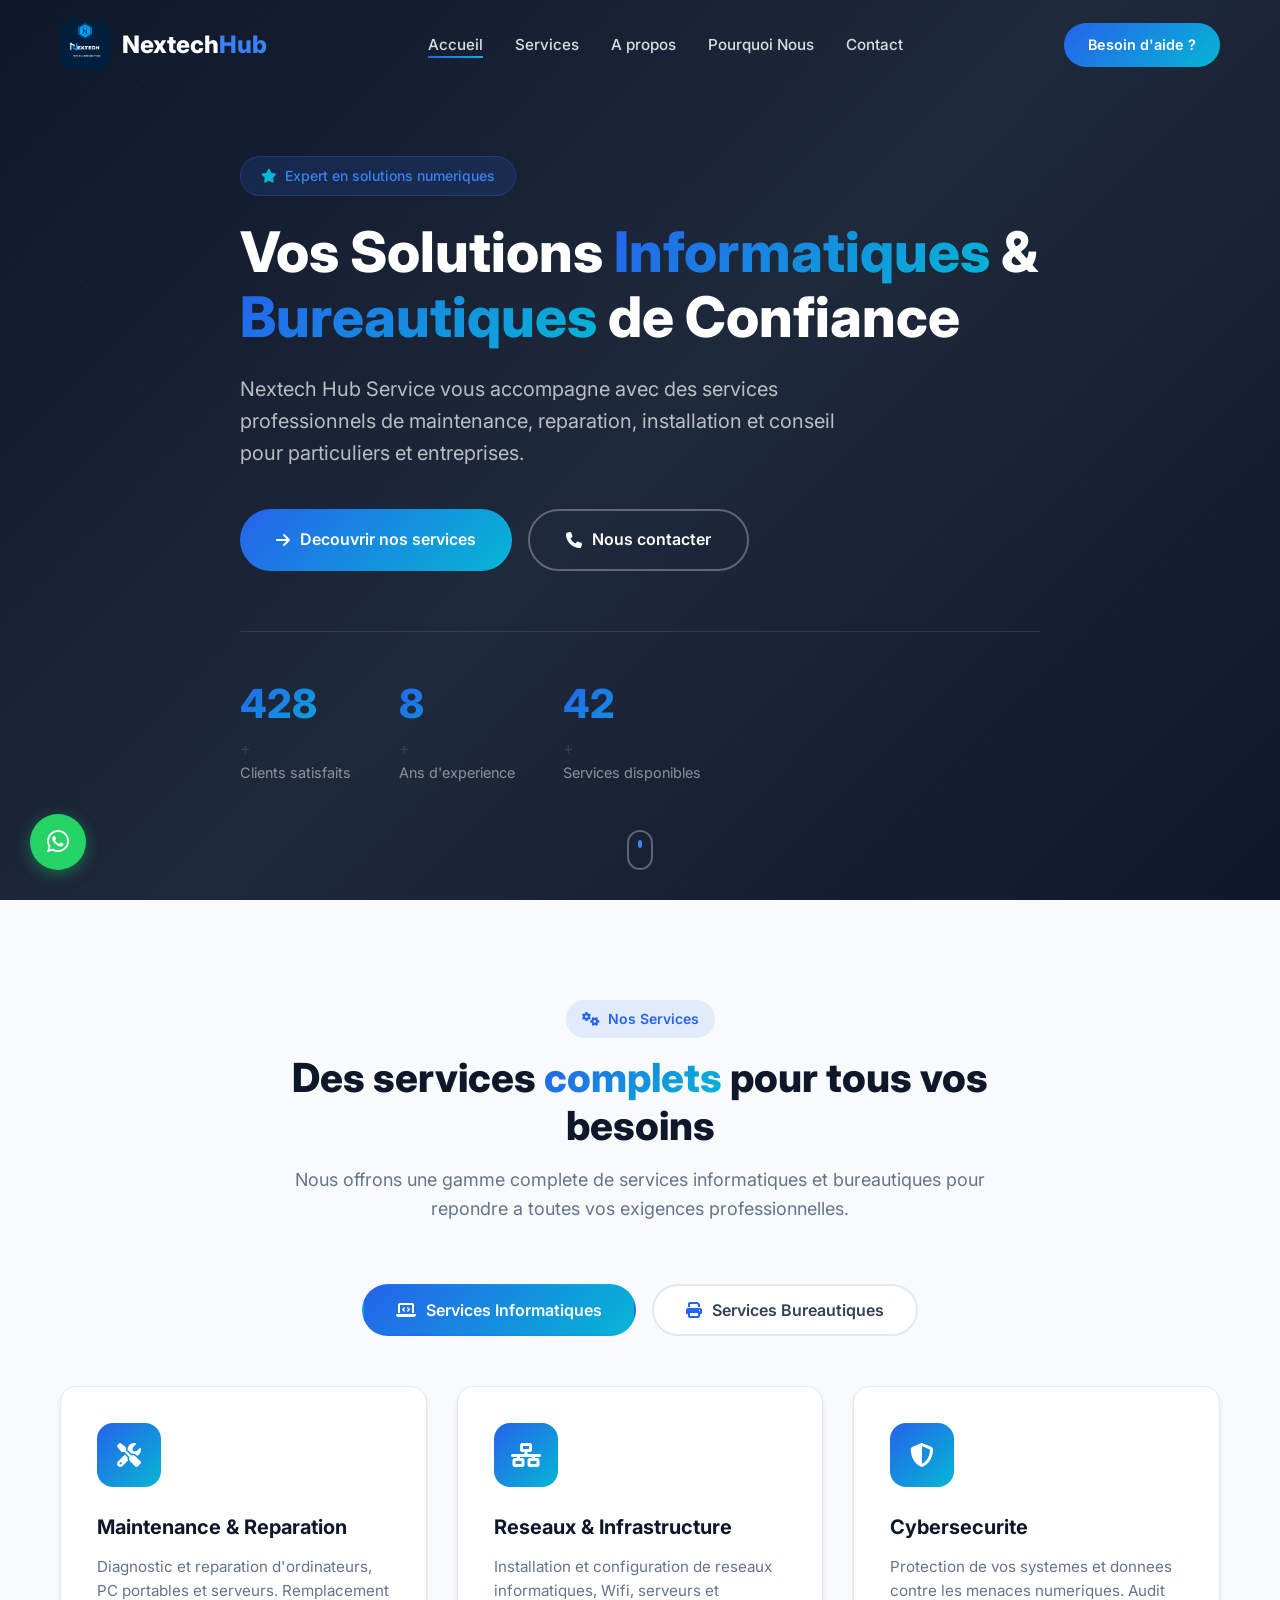
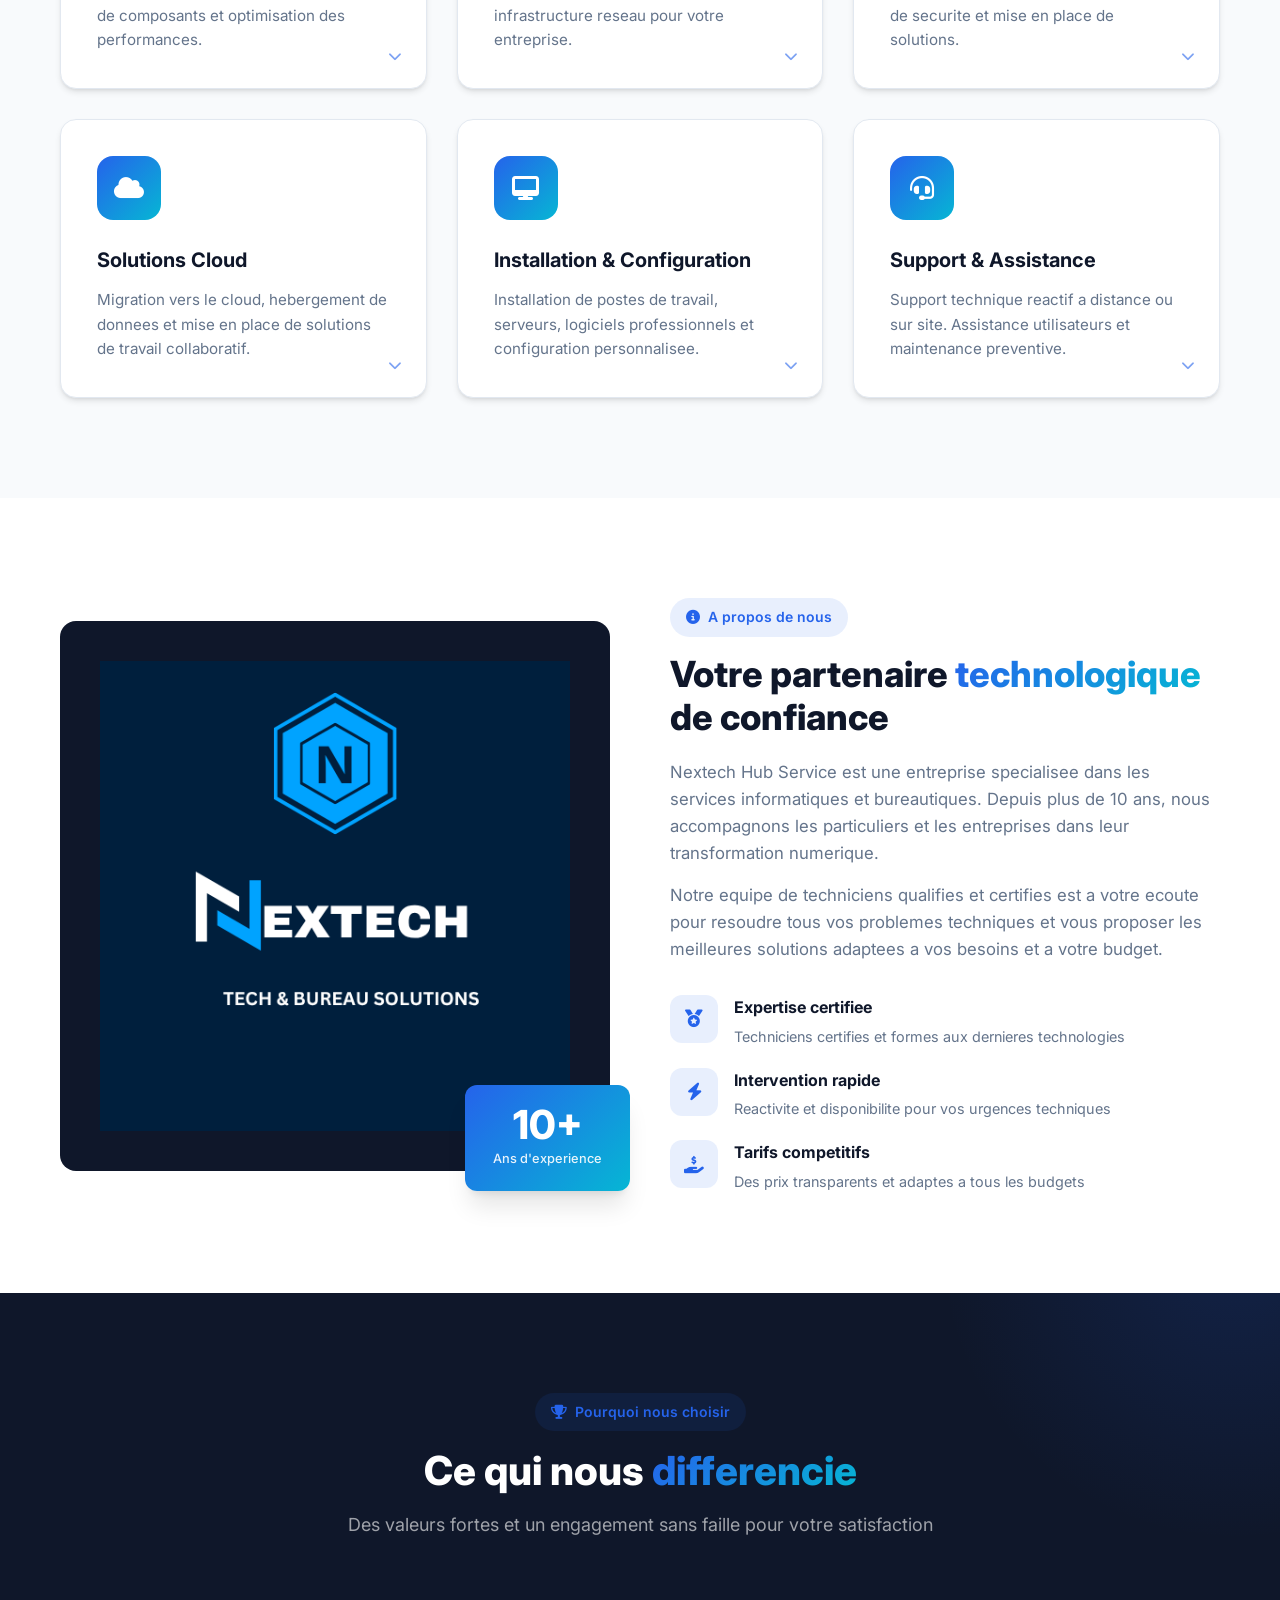
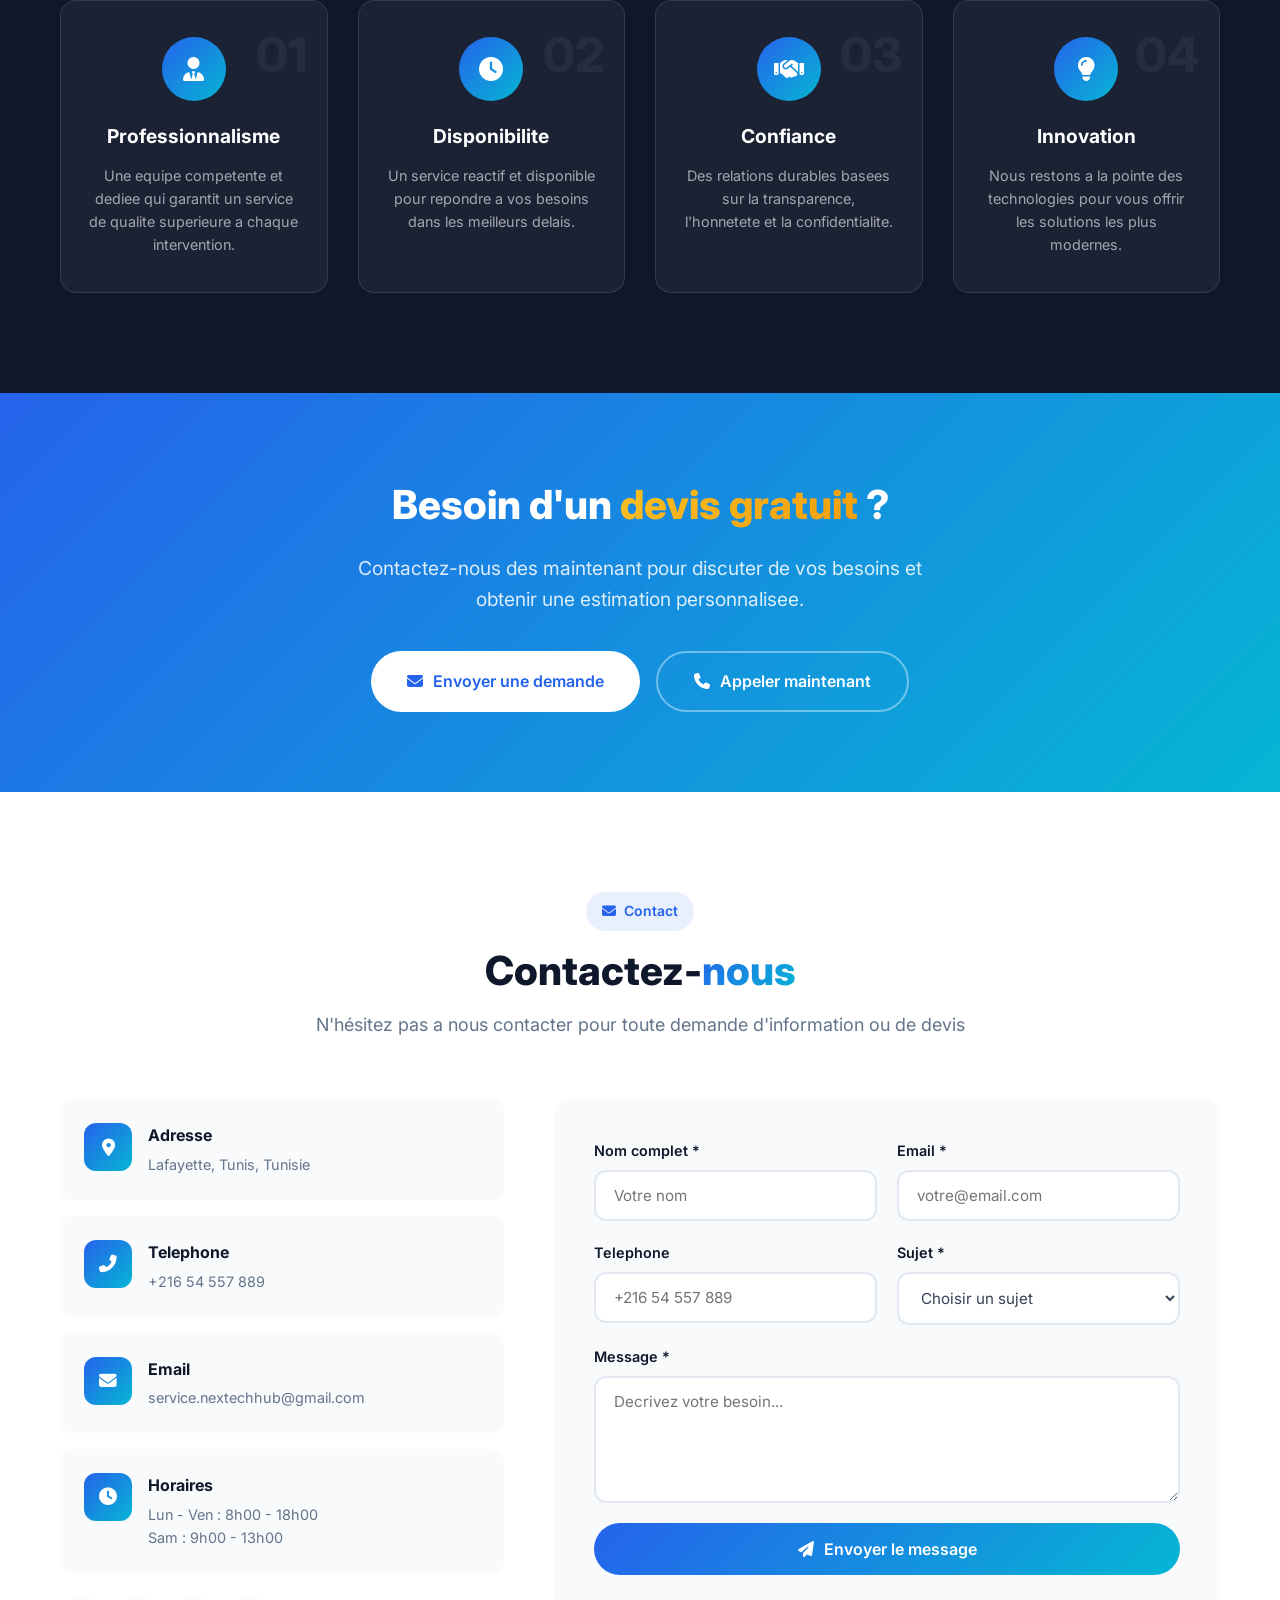
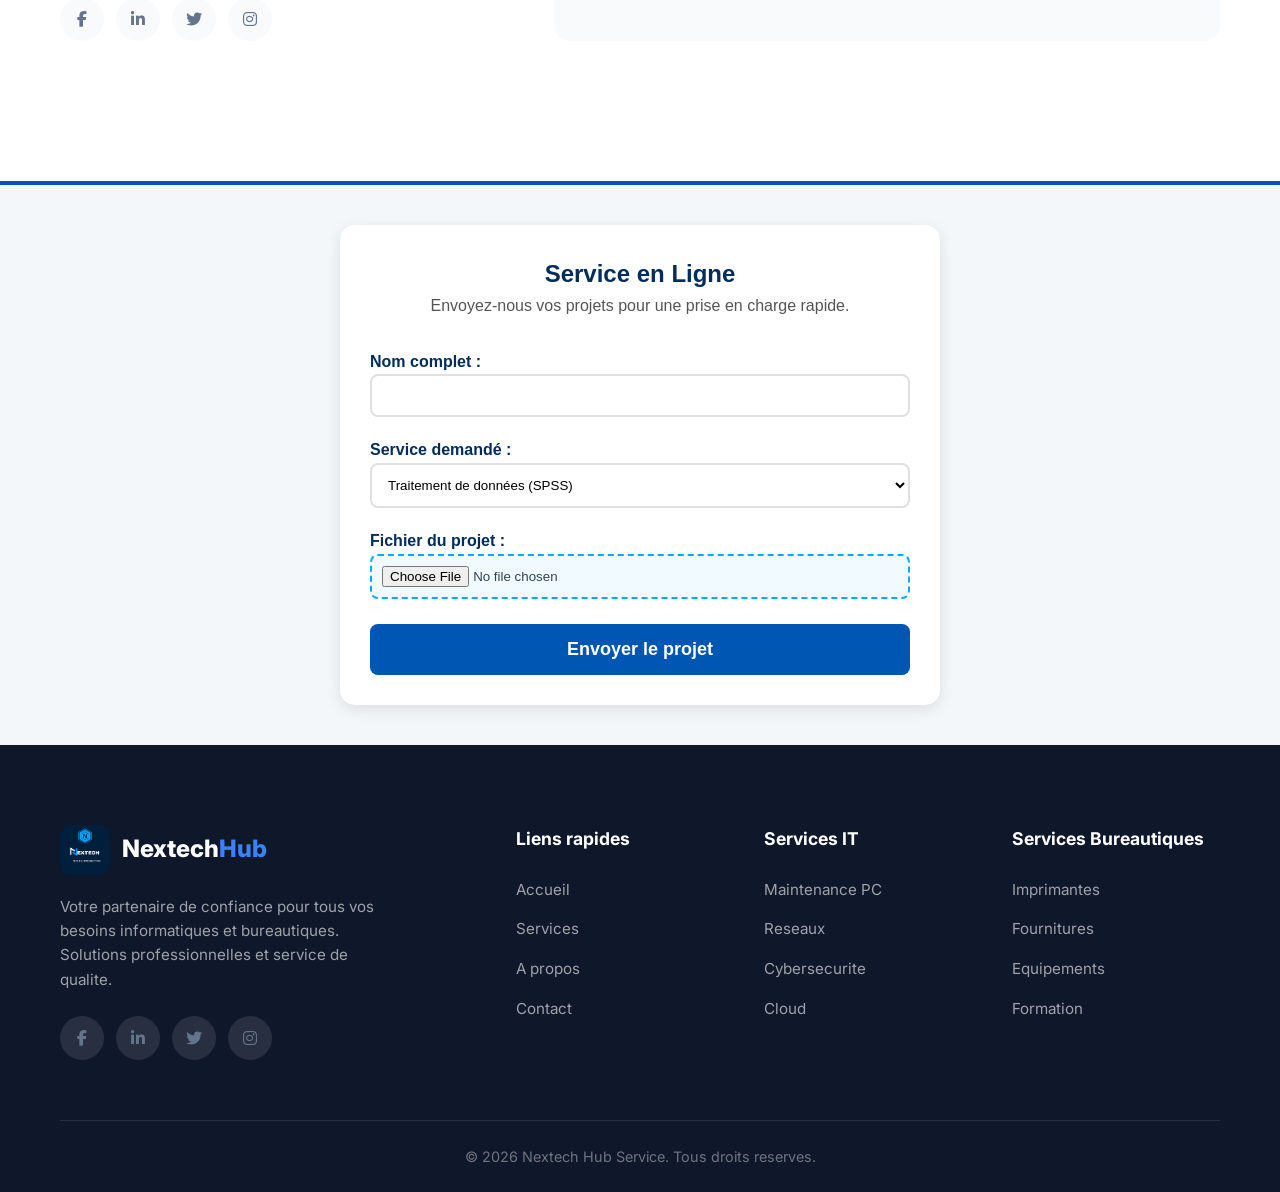
<file: index.html>
<!DOCTYPE html>
<html lang="fr">
<head>
    <meta charset="UTF-8">
    <meta name="viewport" content="width=device-width, initial-scale=1.0">
    <meta name="description" content="Nextech Hub Service - Votre partenaire en services informatiques et bureautiques. Maintenance, reparation, installation et solutions professionnelles a Lafayette, Tunis.">
    <meta property="og:title" content="Nextech Hub Service | Services Informatiques & Bureautiques">
    <meta property="og:description" content="Maintenance, reseaux, cybersecurite, cloud et services bureautiques a Tunis.">
    <meta property="og:type" content="website">
    <meta property="og:url" content="https://nextechhubservice.com">
    <meta property="og:locale" content="fr_FR">
    <title>Nextech Hub Service | Services Informatiques & Bureautiques</title>
    <link rel="stylesheet" href="css/style.css">
    <link rel="stylesheet" href="https://cdnjs.cloudflare.com/ajax/libs/font-awesome/6.5.0/css/all.min.css">
    <link rel="preconnect" href="https://fonts.googleapis.com">
    <link href="https://fonts.googleapis.com/css2?family=Inter:wght@300;400;500;600;700;800&display=swap" rel="stylesheet">
</head>
<body>
    <!-- Navigation -->
    <nav class="navbar" id="navbar">
        <div class="container">
            <a href="#hero" class="logo">
                <img src="images/logo.png" alt="Nextech Hub Service" class="logo-img">
                <span class="logo-text">Nextech<span>Hub</span></span>
            </a>
            <ul class="nav-links" id="navLinks">
                <li><a href="#hero" class="active">Accueil</a></li>
                <li><a href="#services">Services</a></li>
                <li><a href="#about">A propos</a></li>
                <li><a href="#why-us">Pourquoi Nous</a></li>
                <li><a href="#contact">Contact</a></li>
            </ul>
            <a href="#contact" class="btn btn-primary nav-cta">Besoin d'aide ?</a>
            <button class="mobile-toggle" id="mobileToggle" aria-label="Menu">
                <span></span>
                <span></span>
                <span></span>
            </button>
        </div>
    </nav>

    <!-- Hero Section -->
    <section class="hero" id="hero">
        <div class="hero-bg">
            <div class="hero-gradient"></div>
            <div class="hero-pattern"></div>
        </div>
        <div class="container">
            <div class="hero-content">
                <div class="hero-badge">
                    <i class="fas fa-star"></i>
                    <span>Expert en solutions numeriques</span>
                </div>
                <h1>Vos Solutions <span class="gradient-text">Informatiques</span> & <span class="gradient-text">Bureautiques</span> de Confiance</h1>
                <p>Nextech Hub Service vous accompagne avec des services professionnels de maintenance, reparation, installation et conseil pour particuliers et entreprises.</p>
                <div class="hero-buttons">
                    <a href="#services" class="btn btn-primary btn-lg">
                        <i class="fas fa-arrow-right"></i>
                        Decouvrir nos services
                    </a>
                    <a href="#contact" class="btn btn-outline btn-lg">
                        <i class="fas fa-phone"></i>
                        Nous contacter
                    </a>
                </div>
                <div class="hero-stats">
                    <div class="stat">
                        <span class="stat-number" data-count="500">0</span>+
                        <span class="stat-label">Clients satisfaits</span>
                    </div>
                    <div class="stat">
                        <span class="stat-number" data-count="10">0</span>+
                        <span class="stat-label">Ans d'experience</span>
                    </div>
                    <div class="stat">
                        <span class="stat-number" data-count="50">0</span>+
                        <span class="stat-label">Services disponibles</span>
                    </div>
                </div>
            </div>
        </div>
        <div class="scroll-indicator">
            <div class="mouse">
                <div class="wheel"></div>
            </div>
        </div>
    </section>

    <!-- Services Section -->
    <section class="services" id="services">
        <div class="container">
            <div class="section-header">
                <span class="section-tag"><i class="fas fa-cogs"></i> Nos Services</span>
                <h2>Des services <span class="gradient-text">complets</span> pour tous vos besoins</h2>
                <p>Nous offrons une gamme complete de services informatiques et bureautiques pour repondre a toutes vos exigences professionnelles.</p>
            </div>

            <div class="services-tabs">
                <button class="tab-btn active" data-tab="informatique">
                    <i class="fas fa-laptop-code"></i>
                    Services Informatiques
                </button>
                <button class="tab-btn" data-tab="bureautique">
                    <i class="fas fa-print"></i>
                    Services Bureautiques
                </button>
            </div>

            <div class="tab-content active" id="informatique">
                <div class="services-grid">
                    <div class="service-card">
                        <div class="service-icon">
                            <i class="fas fa-tools"></i>
                        </div>
                        <h3>Maintenance & Reparation</h3>
                        <p>Diagnostic et reparation d'ordinateurs, PC portables et serveurs. Remplacement de composants et optimisation des performances.</p>
                        <ul class="service-features">
                            <li><i class="fas fa-check"></i> Reparation materielle et logicielle</li>
                            <li><i class="fas fa-check"></i> Recuperation de donnees</li>
                            <li><i class="fas fa-check"></i> Nettoyage virus et malwares</li>
                        </ul>
                    </div>
                    <div class="service-card">
                        <div class="service-icon">
                            <i class="fas fa-network-wired"></i>
                        </div>
                        <h3>Reseaux & Infrastructure</h3>
                        <p>Installation et configuration de reseaux informatiques, Wifi, serveurs et infrastructure reseau pour votre entreprise.</p>
                        <ul class="service-features">
                            <li><i class="fas fa-check"></i> Installation reseau LAN/WAN</li>
                            <li><i class="fas fa-check"></i> Configuration routeurs & switchs</li>
                            <li><i class="fas fa-check"></i> Securite reseau & pare-feu</li>
                        </ul>
                    </div>
                    <div class="service-card">
                        <div class="service-icon">
                            <i class="fas fa-shield-alt"></i>
                        </div>
                        <h3>Cybersecurite</h3>
                        <p>Protection de vos systemes et donnees contre les menaces numeriques. Audit de securite et mise en place de solutions.</p>
                        <ul class="service-features">
                            <li><i class="fas fa-check"></i> Audit de securite complet</li>
                            <li><i class="fas fa-check"></i> Installation antivirus entreprise</li>
                            <li><i class="fas fa-check"></i> Backup et plan de reprise</li>
                        </ul>
                    </div>
                    <div class="service-card">
                        <div class="service-icon">
                            <i class="fas fa-cloud"></i>
                        </div>
                        <h3>Solutions Cloud</h3>
                        <p>Migration vers le cloud, hebergement de donnees et mise en place de solutions de travail collaboratif.</p>
                        <ul class="service-features">
                            <li><i class="fas fa-check"></i> Migration Microsoft 365 / Google</li>
                            <li><i class="fas fa-check"></i> Sauvegarde cloud securisee</li>
                            <li><i class="fas fa-check"></i> Solutions de collaboration</li>
                        </ul>
                    </div>
                    <div class="service-card">
                        <div class="service-icon">
                            <i class="fas fa-desktop"></i>
                        </div>
                        <h3>Installation & Configuration</h3>
                        <p>Installation de postes de travail, serveurs, logiciels professionnels et configuration personnalisee.</p>
                        <ul class="service-features">
                            <li><i class="fas fa-check"></i> Installation systemes d'exploitation</li>
                            <li><i class="fas fa-check"></i> Configuration logiciels metier</li>
                            <li><i class="fas fa-check"></i> Mise en poste complete</li>
                        </ul>
                    </div>
                    <div class="service-card">
                        <div class="service-icon">
                            <i class="fas fa-headset"></i>
                        </div>
                        <h3>Support & Assistance</h3>
                        <p>Support technique reactif a distance ou sur site. Assistance utilisateurs et maintenance preventive.</p>
                        <ul class="service-features">
                            <li><i class="fas fa-check"></i> Assistance telephone & remote</li>
                            <li><i class="fas fa-check"></i> Intervention sur site rapide</li>
                            <li><i class="fas fa-check"></i> Contrats de maintenance</li>
                        </ul>
                    </div>
                </div>
            </div>

            <div class="tab-content" id="bureautique">
                <div class="services-grid">
                    <div class="service-card">
                        <div class="service-icon">
                            <i class="fas fa-print"></i>
                        </div>
                        <h3>Imprimantes & Copieurs</h3>
                        <p>Vente, installation et maintenance d'imprimantes, photocopieurs et multifonctions pour professionnels.</p>
                        <ul class="service-features">
                            <li><i class="fas fa-check"></i> Installation et configuration</li>
                            <li><i class="fas fa-check"></i> Maintenance preventive et corrective</li>
                            <li><i class="fas fa-check"></i> Gestion des consommables</li>
                        </ul>
                    </div>
                    <div class="service-card">
                        <div class="service-icon">
                            <i class="fas fa-file-alt"></i>
                        </div>
                        <h3>Aide au rapport & PFE (Word & LaTeX)</h3>
                        <p>Accompagnement personnalise pour la redaction et la mise en forme de rapports, memoires, PFE et documents academiques avec Word et LaTeX.</p>
                        <ul class="service-features">
                            <li><i class="fas fa-check"></i> Mise en page et template Word/LaTeX</li>
                            <li><i class="fas fa-check"></i> Correction et relecture de documents</li>
                            <li><i class="fas fa-check"></i> Inclusion figures, tableaux et bibliographie</li>
                        </ul>
                    </div>
                    <div class="service-card">
                        <div class="service-icon">
                            <i class="fas fa-calculator"></i>
                        </div>
                        <h3>Equipements Bureautiques</h3>
                        <p>Decoupeuses, plastifieuses, relieuses, scanners professionnels et equipements de traitement du courrier.</p>
                        <ul class="service-features">
                            <li><i class="fas fa-check"></i> Relieuses et plastifieuses</li>
                            <li><i class="fas fa-check"></i> Scanners haute capacite</li>
                            <li><i class="fas fa-check"></i> Detecteurs de faux billets</li>
                        </ul>
                    </div>
                    <div class="service-card">
                        <div class="service-icon">
                            <i class="fas fa-archive"></i>
                        </div>
                        <h3>Archivage & Gestion documentaire</h3>
                        <p>Solutions de numerisation, archivage electronique et gestion electronique de documents (GED).</p>
                        <ul class="service-features">
                            <li><i class="fas fa-check"></i> Numerisation de documents</li>
                            <li><i class="fas fa-check"></i> Solutions GED</li>
                            <li><i class="fas fa-check"></i> Archivage numerique securise</li>
                        </ul>
                    </div>
                    <div class="service-card">
                        <div class="service-icon">
                            <i class="fas fa-paint-brush"></i>
                        </div>
                        <h3>Creation de presentations (Canva & PowerPoint)</h3>
                        <p>Conception de presentations professionnelles et creatives pour vos projets, soutenances, reunions et evenements.</p>
                        <ul class="service-features">
                            <li><i class="fas fa-check"></i> Slides sur mesure et templates</li>
                            <li><i class="fas fa-check"></i> Infographies et visuels percutants</li>
                            <li><i class="fas fa-check"></i> Adapte a tout secteur (etudiant, entreprise)</li>
                        </ul>
                    </div>
                    <div class="service-card">
                        <div class="service-icon">
                            <i class="fas fa-calendar-check"></i>
                        </div>
                        <h3>Services Administratifs & Prise de RDV</h3>
                        <p>Accompagnement dans vos demarches administratives : prise de rendez-vous, remplissage de formulaires et aide a la recherche d'emploi.</p>
                        <ul class="service-features">
                            <li><i class="fas fa-check"></i> RDV visite technique & visa (TLS, BLS, VFS)</li>
                            <li><i class="fas fa-check"></i> Remplissage de formulaires en ligne</li>
                            <li><i class="fas fa-check"></i> Aide recherche d'emploi Tunisie & etranger</li>
                            <li><i class="fas fa-check"></i> Services RNE & Tej (plateformes de finance)</li>
                        </ul>
                    </div>
                </div>
            </div>
        </div>
    </section>

    <!-- About Section -->
    <section class="about" id="about">
        <div class="container">
            <div class="about-grid">
                <div class="about-image">
                    <div class="about-img-wrapper">
                        <img src="images/logo.png" alt="Nextech Hub Service" class="about-img">
                        <div class="experience-badge">
                            <span class="exp-number">10+</span>
                            <span class="exp-text">Ans d'experience</span>
                        </div>
                    </div>
                </div>
                <div class="about-content">
                    <span class="section-tag"><i class="fas fa-info-circle"></i> A propos de nous</span>
                    <h2>Votre partenaire <span class="gradient-text">technologique</span> de confiance</h2>
                    <p>Nextech Hub Service est une entreprise specialisee dans les services informatiques et bureautiques. Depuis plus de 10 ans, nous accompagnons les particuliers et les entreprises dans leur transformation numerique.</p>
                    <p>Notre equipe de techniciens qualifies et certifies est a votre ecoute pour resoudre tous vos problemes techniques et vous proposer les meilleures solutions adaptees a vos besoins et a votre budget.</p>
                    <div class="about-features">
                        <div class="about-feature">
                            <div class="feature-icon">
                                <i class="fas fa-medal"></i>
                            </div>
                            <div>
                                <h4>Expertise certifiee</h4>
                                <p>Techniciens certifies et formes aux dernieres technologies</p>
                            </div>
                        </div>
                        <div class="about-feature">
                            <div class="feature-icon">
                                <i class="fas fa-bolt"></i>
                            </div>
                            <div>
                                <h4>Intervention rapide</h4>
                                <p>Reactivite et disponibilite pour vos urgences techniques</p>
                            </div>
                        </div>
                        <div class="about-feature">
                            <div class="feature-icon">
                                <i class="fas fa-hand-holding-usd"></i>
                            </div>
                            <div>
                                <h4>Tarifs competitifs</h4>
                                <p>Des prix transparents et adaptes a tous les budgets</p>
                            </div>
                        </div>
                    </div>
                </div>
            </div>
        </div>
    </section>

    <!-- Why Us Section -->
    <section class="why-us" id="why-us">
        <div class="container">
            <div class="section-header">
                <span class="section-tag"><i class="fas fa-trophy"></i> Pourquoi nous choisir</span>
                <h2>Ce qui nous <span class="gradient-text">differencie</span></h2>
                <p>Des valeurs fortes et un engagement sans faille pour votre satisfaction</p>
            </div>
            <div class="why-grid">
                <div class="why-card">
                    <div class="why-number">01</div>
                    <div class="why-icon"><i class="fas fa-user-tie"></i></div>
                    <h3>Professionnalisme</h3>
                    <p>Une equipe competente et dediee qui garantit un service de qualite superieure a chaque intervention.</p>
                </div>
                <div class="why-card">
                    <div class="why-number">02</div>
                    <div class="why-icon"><i class="fas fa-clock"></i></div>
                    <h3>Disponibilite</h3>
                    <p>Un service reactif et disponible pour repondre a vos besoins dans les meilleurs delais.</p>
                </div>
                <div class="why-card">
                    <div class="why-number">03</div>
                    <div class="why-icon"><i class="fas fa-handshake"></i></div>
                    <h3>Confiance</h3>
                    <p>Des relations durables basees sur la transparence, l'honnetete et la confidentialite.</p>
                </div>
                <div class="why-card">
                    <div class="why-number">04</div>
                    <div class="why-icon"><i class="fas fa-lightbulb"></i></div>
                    <h3>Innovation</h3>
                    <p>Nous restons a la pointe des technologies pour vous offrir les solutions les plus modernes.</p>
                </div>
            </div>
        </div>
    </section>

    <!-- CTA Section -->
    <section class="cta-section">
        <div class="container">
            <div class="cta-content">
                <h2>Besoin d'un <span class="gradient-text">devis gratuit</span> ?</h2>
                <p>Contactez-nous des maintenant pour discuter de vos besoins et obtenir une estimation personnalisee.</p>
                <div class="cta-buttons">
                    <a href="#contact" class="btn btn-white btn-lg">
                        <i class="fas fa-envelope"></i>
                        Envoyer une demande
                    </a>
                    <a href="tel:+21654557889" class="btn btn-outline-white btn-lg">
                        <i class="fas fa-phone"></i>
                        Appeler maintenant
                    </a>
                </div>
            </div>
        </div>
    </section>

    <!-- Contact Section -->
    <section class="contact" id="contact">
        <div class="container">
            <div class="section-header">
                <span class="section-tag"><i class="fas fa-envelope"></i> Contact</span>
                <h2>Contactez-<span class="gradient-text">nous</span></h2>
                <p>N'hésitez pas a nous contacter pour toute demande d'information ou de devis</p>
            </div>
            <div class="contact-grid">
                <div class="contact-info">
                    <div class="contact-card">
                        <div class="contact-icon">
                            <i class="fas fa-map-marker-alt"></i>
                        </div>
                        <div class="contact-details">
                            <h4>Adresse</h4>
                            <p><a href="https://maps.google.com/?q=Lafayette+Tunis+Tunisie" target="_blank" rel="noopener">Lafayette, Tunis, Tunisie</a></p>
                        </div>
                    </div>
                    <div class="contact-card">
                        <div class="contact-icon">
                            <i class="fas fa-phone-alt"></i>
                        </div>
                        <div class="contact-details">
                            <h4>Telephone</h4>
                            <p><a href="tel:+21654557889">+216 54 557 889</a></p>
                        </div>
                    </div>
                    <div class="contact-card">
                        <div class="contact-icon">
                            <i class="fas fa-envelope"></i>
                        </div>
                        <div class="contact-details">
                            <h4>Email</h4>
                            <p><a href="mailto:service.nextechhub@gmail.com">service.nextechhub@gmail.com</a></p>
                        </div>
                    </div>
                    <div class="contact-card">
                        <div class="contact-icon">
                            <i class="fas fa-clock"></i>
                        </div>
                        <div class="contact-details">
                            <h4>Horaires</h4>
                            <p>Lun - Ven : 8h00 - 18h00<br>Sam : 9h00 - 13h00</p>
                        </div>
                    </div>
                    <div class="social-links">
                        <a href="https://www.facebook.com/profile.php?id=61566399972837" aria-label="Facebook" target="_blank" rel="noopener"><i class="fab fa-facebook-f"></i></a>
                        <a href="https://www.linkedin.com/company/nextech-hub-service" aria-label="LinkedIn" target="_blank" rel="noopener"><i class="fab fa-linkedin-in"></i></a>
                        <a href="#" aria-label="Twitter"><i class="fab fa-twitter"></i></a>
                        <a href="#" aria-label="Instagram"><i class="fab fa-instagram"></i></a>
                    </div>
                </div>
                <div class="contact-form-wrapper">
                    <form class="contact-form" id="contactForm">
                        <div class="form-row">
                            <div class="form-group">
                                <label for="name">Nom complet *</label>
                                <input type="text" id="name" name="name" required placeholder="Votre nom">
                            </div>
                            <div class="form-group">
                                <label for="email">Email *</label>
                                <input type="email" id="email" name="email" required placeholder="votre@email.com">
                            </div>
                        </div>
                        <div class="form-row">
                            <div class="form-group">
                                <label for="phone">Telephone</label>
                                <input type="tel" id="phone" name="phone" placeholder="+216 54 557 889">
                            </div>
                            <div class="form-group">
                                <label for="subject">Sujet *</label>
                                <select id="subject" name="subject" required>
                                    <option value="">Choisir un sujet</option>
                                    <option value="maintenance">Maintenance & Reparation</option>
                                    <option value="reseau">Reseaux & Infrastructure</option>
                                    <option value="bureautique">Services Bureautiques</option>
                                    <option value="devis">Demande de devis</option>
                                    <option value="autre">Autre</option>
                                </select>
                            </div>
                        </div>
                        <div class="form-group">
                            <label for="message">Message *</label>
                            <textarea id="message" name="message" rows="5" required placeholder="Decrivez votre besoin..."></textarea>
                        </div>
                        <button type="submit" class="btn btn-primary btn-lg btn-block">
                            <i class="fas fa-paper-plane"></i>
                            Envoyer le message
                        </button>
                    </form>
                </div>
            </div>
        </div>
    </section>

     <section id="client-hub" style="padding: 40px 20px; background-color: #f4f7f9; border-top: 4px solid #0056b3; margin-top: 40px; font-family: 'Segoe UI', sans-serif;">
    <div style="max-width: 600px; margin: 0 auto; background: #ffffff; padding: 30px; border-radius: 15px; box-shadow: 0 4px 15px rgba(0,0,0,0.1);">
        <h2 style="color: #002d5a; text-align: center;">Service en Ligne</h2>
        <p style="color: #555; text-align: center; margin-bottom: 30px;">Envoyez-nous vos projets pour une prise en charge rapide.</p>

        <form name="client-project-hub" method="POST" data-netlify="true" action="/success.html" enctype="multipart/form-data">
            <input type="hidden" name="form-name" value="client-project-hub" />
            
            <div style="margin-bottom: 20px;">
                <label style="display: block; font-weight: bold; color: #002d5a;">Nom complet :</label>
                <input type="text" name="name" required style="width: 100%; padding: 12px; border: 2px solid #e0e0e0; border-radius: 8px; box-sizing: border-box;">
            </div>
            
            <div style="margin-bottom: 20px;">
                <label style="display: block; font-weight: bold; color: #002d5a;">Service demandé :</label>
                <select name="service" style="width: 100%; padding: 12px; border: 2px solid #e0e0e0; border-radius: 8px; background: #fff;">
                    <option value="spss">Traitement de données (SPSS)</option>
                    <option value="latex">Design LaTeX</option>
                    <option value="autre">Autre</option>
                </select>
            </div>
            
            <div style="margin-bottom: 25px;">
                <label style="display: block; font-weight: bold; color: #002d5a;">Fichier du projet :</label>
                <input type="file" name="file-upload" required style="width: 100%; padding: 10px; border: 2px dashed #00aaff; border-radius: 8px; background: #f0faff;">
            </div>
            
            <button type="submit" style="background-color: #0056b3; color: white; border: none; padding: 15px; width: 100%; border-radius: 8px; font-size: 18px; font-weight: bold; cursor: pointer; transition: 0.3s;">
                Envoyer le projet
            </button>
        </form>
    </div>
</section>


    <!-- Footer -->
    <footer class="footer">
        <div class="container">
            <div class="footer-grid">
                <div class="footer-brand">
                    <a href="#hero" class="logo">
                        <img src="images/logo.png" alt="Nextech Hub Service" class="logo-img">
                        <span class="logo-text">Nextech<span>Hub</span></span>
                    </a>
                    <p>Votre partenaire de confiance pour tous vos besoins informatiques et bureautiques. Solutions professionnelles et service de qualite.</p>
                    <div class="social-links">
                        <a href="https://www.facebook.com/profile.php?id=61566399972837" aria-label="Facebook" target="_blank" rel="noopener"><i class="fab fa-facebook-f"></i></a>
                        <a href="https://www.linkedin.com/company/nextech-hub-service" aria-label="LinkedIn" target="_blank" rel="noopener"><i class="fab fa-linkedin-in"></i></a>
                        <a href="#" aria-label="Twitter"><i class="fab fa-twitter"></i></a>
                        <a href="#" aria-label="Instagram"><i class="fab fa-instagram"></i></a>
                    </div>
                </div>
                <div class="footer-links">
                    <h4>Liens rapides</h4>
                    <ul>
                        <li><a href="#hero">Accueil</a></li>
                        <li><a href="#services">Services</a></li>
                        <li><a href="#about">A propos</a></li>
                        <li><a href="#contact">Contact</a></li>
                    </ul>
                </div>
                <div class="footer-links">
                    <h4>Services IT</h4>
                    <ul>
                        <li><a href="#services">Maintenance PC</a></li>
                        <li><a href="#services">Reseaux</a></li>
                        <li><a href="#services">Cybersecurite</a></li>
                        <li><a href="#services">Cloud</a></li>
                    </ul>
                </div>
                <div class="footer-links">
                    <h4>Services Bureautiques</h4>
                    <ul>
                        <li><a href="#services">Imprimantes</a></li>
                        <li><a href="#services">Fournitures</a></li>
                        <li><a href="#services">Equipements</a></li>
                        <li><a href="#services">Formation</a></li>
                    </ul>
                </div>
            </div>
            <div class="footer-bottom">
                <p>&copy; 2026 Nextech Hub Service. Tous droits reserves.</p>
            </div>
        </div>

        
    </footer>

    <!-- Back to Top Button -->
    <button class="back-to-top" id="backToTop" aria-label="Retour en haut">
        <i class="fas fa-arrow-up"></i>
    </button>

    <!-- WhatsApp Floating Button -->
    <a href="https://wa.me/21654557889" class="whatsapp-float" target="_blank" rel="noopener" aria-label="WhatsApp">
        <i class="fab fa-whatsapp"></i>
    </a>

    <script src="js/main.js" defer></script>
</body>
</html>
</file>
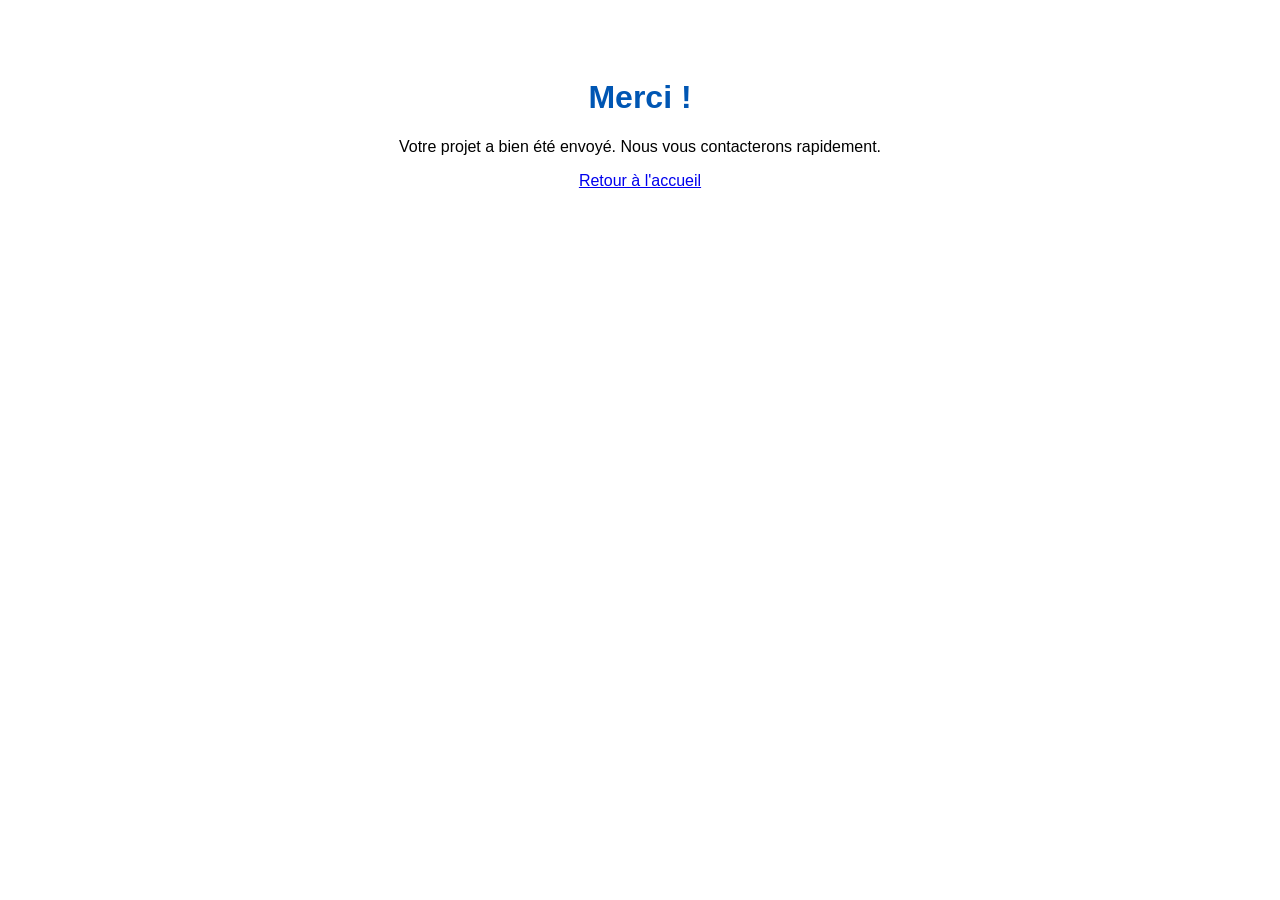
<file: success.html>
<!DOCTYPE html>
<html lang="fr">
<head>
    <meta charset="UTF-8">
    <title>Envoi réussi</title>
</head>
<body style="text-align: center; padding: 50px; font-family: sans-serif;">
    <h1 style="color: #0056b3;">Merci !</h1>
    <p>Votre projet a bien été envoyé. Nous vous contacterons rapidement.</p>
    <a href="index.html">Retour à l'accueil</a>
</body>
</html>
</file>
<file: css/style.css>
:root {
    --primary: #2563eb;
    --primary-dark: #1d4ed8;
    --primary-light: #3b82f6;
    --secondary: #0f172a;
    --accent: #06b6d4;
    --text: #334155;
    --text-light: #64748b;
    --text-lighter: #94a3b8;
    --white: #ffffff;
    --bg: #f8fafc;
    --bg-dark: #0f172a;
    --border: #e2e8f0;
    --gradient: linear-gradient(135deg, var(--primary) 0%, var(--accent) 100%);
    --shadow-sm: 0 1px 3px rgba(0,0,0,0.1);
    --shadow: 0 4px 6px -1px rgba(0,0,0,0.1), 0 2px 4px -2px rgba(0,0,0,0.1);
    --shadow-lg: 0 10px 15px -3px rgba(0,0,0,0.1), 0 4px 6px -4px rgba(0,0,0,0.1);
    --shadow-xl: 0 20px 25px -5px rgba(0,0,0,0.1), 0 8px 10px -6px rgba(0,0,0,0.1);
    --radius: 12px;
    --radius-lg: 16px;
    --transition: all 0.3s ease;
}

*, *::before, *::after {
    margin: 0;
    padding: 0;
    box-sizing: border-box;
}

html {
    scroll-behavior: smooth;
    scroll-padding-top: 80px;
}

body {
    font-family: 'Inter', -apple-system, BlinkMacSystemFont, sans-serif;
    color: var(--text);
    line-height: 1.6;
    background: var(--white);
    overflow-x: hidden;
}

a {
    text-decoration: none;
    color: inherit;
    transition: var(--transition);
}

ul {
    list-style: none;
}

img {
    max-width: 100%;
    display: block;
}

.container {
    max-width: 1200px;
    margin: 0 auto;
    padding: 0 20px;
}

.gradient-text {
    background: var(--gradient);
    -webkit-background-clip: text;
    -webkit-text-fill-color: transparent;
    background-clip: text;
}

.section-tag {
    display: inline-flex;
    align-items: center;
    gap: 8px;
    padding: 8px 16px;
    background: rgba(37, 99, 235, 0.1);
    color: var(--primary);
    border-radius: 50px;
    font-size: 0.875rem;
    font-weight: 600;
    margin-bottom: 16px;
}

.section-header {
    text-align: center;
    max-width: 700px;
    margin: 0 auto 60px;
}

.section-header h2 {
    font-size: 2.5rem;
    font-weight: 800;
    color: var(--secondary);
    margin-bottom: 16px;
    line-height: 1.2;
}

.section-header p {
    font-size: 1.125rem;
    color: var(--text-light);
}

.btn {
    display: inline-flex;
    align-items: center;
    justify-content: center;
    gap: 10px;
    padding: 12px 28px;
    border-radius: 50px;
    font-weight: 600;
    font-size: 0.95rem;
    cursor: pointer;
    border: 2px solid transparent;
    transition: var(--transition);
    font-family: inherit;
}

.btn-primary {
    background: var(--gradient);
    color: var(--white);
    border: none;
}

.btn-primary:hover {
    transform: translateY(-2px);
    box-shadow: 0 10px 25px rgba(37, 99, 235, 0.4);
}

.btn-outline {
    background: transparent;
    color: var(--white);
    border-color: rgba(255,255,255,0.3);
}

.btn-outline:hover {
    background: var(--white);
    color: var(--primary);
    border-color: var(--white);
}

.btn-white {
    background: var(--white);
    color: var(--primary);
    border: none;
}

.btn-white:hover {
    transform: translateY(-2px);
    box-shadow: var(--shadow-xl);
}

.btn-outline-white {
    background: transparent;
    color: var(--white);
    border-color: rgba(255,255,255,0.4);
}

.btn-outline-white:hover {
    background: var(--white);
    color: var(--primary);
    border-color: var(--white);
}

.btn-lg {
    padding: 16px 36px;
    font-size: 1rem;
}

.btn-block {
    width: 100%;
}

.navbar {
    position: fixed;
    top: 0;
    left: 0;
    right: 0;
    z-index: 1000;
    padding: 20px 0;
    transition: var(--transition);
}

.navbar.scrolled {
    background: rgba(255, 255, 255, 0.98);
    backdrop-filter: blur(10px);
    box-shadow: var(--shadow);
    padding: 12px 0;
}

.navbar .container {
    display: flex;
    align-items: center;
    justify-content: space-between;
}

.logo {
    display: flex;
    align-items: center;
    gap: 12px;
    font-size: 1.5rem;
    font-weight: 800;
    color: var(--white);
}

.navbar.scrolled .logo {
    color: var(--secondary);
}

.logo-img {
    width: 50px;
    height: 50px;
    border-radius: 12px;
    object-fit: contain;
    background: transparent;
}

.logo-text span {
    color: var(--primary-light);
}

.navbar.scrolled .logo-text span {
    color: var(--primary);
}

.nav-links {
    display: flex;
    align-items: center;
    gap: 32px;
}

.nav-links a {
    color: rgba(255,255,255,0.85);
    font-weight: 500;
    font-size: 0.95rem;
    position: relative;
}

.nav-links a::after {
    content: '';
    position: absolute;
    bottom: -4px;
    left: 0;
    width: 0;
    height: 2px;
    background: var(--gradient);
    transition: var(--transition);
}

.nav-links a:hover::after,
.nav-links a.active::after {
    width: 100%;
}

.navbar.scrolled .nav-links a {
    color: var(--text);
}

.navbar.scrolled .nav-links a:hover,
.navbar.scrolled .nav-links a.active {
    color: var(--primary);
}

.nav-cta {
    padding: 10px 24px;
    font-size: 0.9rem;
}

.mobile-toggle {
    display: none;
    flex-direction: column;
    gap: 5px;
    background: none;
    border: none;
    cursor: pointer;
    padding: 5px;
}

.mobile-toggle span {
    width: 25px;
    height: 2px;
    background: var(--white);
    transition: var(--transition);
}

.navbar.scrolled .mobile-toggle span {
    background: var(--secondary);
}

.hero {
    position: relative;
    min-height: 100vh;
    display: flex;
    align-items: center;
    background: var(--bg-dark);
    overflow: hidden;
    padding: 120px 0 80px;
}

.hero-bg {
    position: absolute;
    inset: 0;
}

.hero-gradient {
    position: absolute;
    inset: 0;
    background: linear-gradient(135deg, #0f172a 0%, #1e293b 50%, #0f172a 100%);
}

.hero-pattern {
    position: absolute;
    inset: 0;
    opacity: 0.05;
    background-image: radial-gradient(circle at 25% 25%, var(--primary) 1px, transparent 1px),
                      radial-gradient(circle at 75% 75%, var(--accent) 1px, transparent 1px);
    background-size: 50px 50px;
}

.hero-content {
    position: relative;
    z-index: 2;
    max-width: 800px;
}

.hero-badge {
    display: inline-flex;
    align-items: center;
    gap: 8px;
    padding: 8px 20px;
    background: rgba(37, 99, 235, 0.15);
    border: 1px solid rgba(37, 99, 235, 0.3);
    border-radius: 50px;
    color: var(--primary-light);
    font-size: 0.875rem;
    font-weight: 500;
    margin-bottom: 24px;
}

.hero-badge i {
    color: var(--accent);
}

.hero h1 {
    font-size: 3.5rem;
    font-weight: 800;
    color: var(--white);
    line-height: 1.15;
    margin-bottom: 24px;
}

.hero p {
    font-size: 1.25rem;
    color: rgba(255,255,255,0.7);
    margin-bottom: 40px;
    max-width: 600px;
}

.hero-buttons {
    display: flex;
    gap: 16px;
    flex-wrap: wrap;
    margin-bottom: 60px;
}

.hero-stats {
    display: flex;
    gap: 48px;
    padding-top: 40px;
    border-top: 1px solid rgba(255,255,255,0.1);
}

.stat {
    display: flex;
    flex-direction: column;
}

.stat-number {
    font-size: 2.5rem;
    font-weight: 800;
    color: var(--white);
    background: var(--gradient);
    -webkit-background-clip: text;
    -webkit-text-fill-color: transparent;
    background-clip: text;
}

.stat-label {
    font-size: 0.9rem;
    color: rgba(255,255,255,0.5);
}

.scroll-indicator {
    position: absolute;
    bottom: 30px;
    left: 50%;
    transform: translateX(-50%);
}

.mouse {
    width: 26px;
    height: 40px;
    border: 2px solid rgba(255,255,255,0.3);
    border-radius: 20px;
    position: relative;
}

.wheel {
    width: 4px;
    height: 8px;
    background: var(--primary-light);
    border-radius: 2px;
    position: absolute;
    top: 8px;
    left: 50%;
    transform: translateX(-50%);
    animation: scrollWheel 2s infinite;
}

@keyframes scrollWheel {
    0% { opacity: 1; transform: translateX(-50%) translateY(0); }
    100% { opacity: 0; transform: translateX(-50%) translateY(12px); }
}

.services {
    padding: 100px 0;
    background: var(--bg);
}

.services-tabs {
    display: flex;
    justify-content: center;
    gap: 16px;
    margin-bottom: 50px;
    flex-wrap: wrap;
}

.tab-btn {
    display: flex;
    align-items: center;
    gap: 10px;
    padding: 14px 32px;
    border: 2px solid var(--border);
    background: var(--white);
    border-radius: 50px;
    font-weight: 600;
    font-size: 1rem;
    cursor: pointer;
    transition: var(--transition);
    color: var(--text);
    font-family: inherit;
}

.tab-btn i {
    color: var(--primary);
}

.tab-btn.active,
.tab-btn:hover {
    background: var(--gradient);
    color: var(--white);
    border-color: transparent;
}

.tab-btn.active i,
.tab-btn:hover i {
    color: var(--white);
}

.tab-content {
    display: none;
    animation: fadeIn 0.4s ease;
}

.tab-content.active {
    display: block;
}

@keyframes fadeIn {
    from { opacity: 0; transform: translateY(20px); }
    to { opacity: 1; transform: translateY(0); }
}

.services-grid {
    display: grid;
    grid-template-columns: repeat(3, 1fr);
    gap: 30px;
}

.service-card {
    background: var(--white);
    border-radius: var(--radius-lg);
    padding: 36px;
    box-shadow: var(--shadow);
    transition: var(--transition);
    border: 1px solid var(--border);
    cursor: pointer;
    position: relative;
    animation: fadeUp 0.6s ease forwards;
    opacity: 0;
}

@keyframes fadeUp {
    from { opacity: 0; transform: translateY(30px); }
    to { opacity: 1; transform: translateY(0); }
}

.service-card:nth-child(1) { animation-delay: 0.05s; }
.service-card:nth-child(2) { animation-delay: 0.1s; }
.service-card:nth-child(3) { animation-delay: 0.15s; }
.service-card:nth-child(4) { animation-delay: 0.2s; }
.service-card:nth-child(5) { animation-delay: 0.25s; }
.service-card:nth-child(6) { animation-delay: 0.3s; }
.service-card:nth-child(7) { animation-delay: 0.35s; }
.service-card:nth-child(8) { animation-delay: 0.4s; }
.service-card:nth-child(9) { animation-delay: 0.45s; }

.service-card:hover {
    transform: translateY(-8px);
    box-shadow: var(--shadow-xl);
    border-color: var(--primary-light);
}

.service-icon {
    width: 64px;
    height: 64px;
    background: var(--gradient);
    border-radius: 16px;
    display: flex;
    align-items: center;
    justify-content: center;
    font-size: 1.5rem;
    color: var(--white);
    margin-bottom: 24px;
}

.service-card h3 {
    font-size: 1.25rem;
    font-weight: 700;
    color: var(--secondary);
    margin-bottom: 12px;
    padding-right: 30px;
}

.service-card > p {
    color: var(--text-light);
    margin-bottom: 0;
    font-size: 0.95rem;
}

.service-card::after {
    content: '\f078';
    font-family: 'Font Awesome 6 Free';
    font-weight: 900;
    position: absolute;
    bottom: 20px;
    right: 24px;
    font-size: 0.85rem;
    color: var(--primary);
    transition: transform 0.3s ease, opacity 0.3s ease;
    opacity: 0.6;
}

.service-card:hover::after {
    opacity: 1;
}

.service-card.active::after {
    transform: rotate(180deg);
}

.service-features {
    display: flex;
    flex-direction: column;
    gap: 10px;
    max-height: 0;
    overflow: hidden;
    opacity: 0;
    transition: max-height 0.4s ease, opacity 0.4s ease, margin 0.4s ease;
    margin-top: 0;
}

.service-card.active .service-features {
    max-height: 500px;
    opacity: 1;
    margin-top: 20px;
}

.service-features li {
    display: flex;
    align-items: center;
    gap: 10px;
    font-size: 0.9rem;
    color: var(--text);
}

.service-features li i {
    color: var(--accent);
    font-size: 0.8rem;
}

.about {
    padding: 100px 0;
    background: var(--white);
}

.about-grid {
    display: grid;
    grid-template-columns: 1fr 1fr;
    gap: 60px;
    align-items: center;
}

.about-img-wrapper {
    position: relative;
}

.about-img {
    width: 100%;
    aspect-ratio: 1/1;
    border-radius: var(--radius-lg);
    object-fit: contain;
    background: var(--bg-dark);
    padding: 40px;
}

.experience-badge {
    position: absolute;
    bottom: -20px;
    right: -20px;
    background: var(--gradient);
    color: var(--white);
    padding: 20px 28px;
    border-radius: var(--radius);
    text-align: center;
    box-shadow: var(--shadow-xl);
}

.exp-number {
    display: block;
    font-size: 2.5rem;
    font-weight: 800;
    line-height: 1;
}

.exp-text {
    font-size: 0.8rem;
    font-weight: 500;
    opacity: 0.9;
}

.about-content h2 {
    font-size: 2.25rem;
    font-weight: 800;
    color: var(--secondary);
    margin-bottom: 20px;
    line-height: 1.2;
}

.about-content p {
    color: var(--text-light);
    margin-bottom: 16px;
    font-size: 1.05rem;
}

.about-features {
    display: flex;
    flex-direction: column;
    gap: 20px;
    margin-top: 32px;
}

.about-feature {
    display: flex;
    gap: 16px;
    align-items: flex-start;
}

.feature-icon {
    width: 48px;
    height: 48px;
    min-width: 48px;
    background: rgba(37, 99, 235, 0.1);
    border-radius: 12px;
    display: flex;
    align-items: center;
    justify-content: center;
    color: var(--primary);
    font-size: 1.1rem;
}

.about-feature h4 {
    font-size: 1rem;
    font-weight: 700;
    color: var(--secondary);
    margin-bottom: 4px;
}

.about-feature p {
    font-size: 0.9rem;
    margin-bottom: 0;
}

.why-us {
    padding: 100px 0;
    background: var(--bg-dark);
    position: relative;
    overflow: hidden;
}

.why-us::before {
    content: '';
    position: absolute;
    top: -50%;
    right: -20%;
    width: 600px;
    height: 600px;
    background: radial-gradient(circle, rgba(37, 99, 235, 0.15), transparent 70%);
    border-radius: 50%;
}

.why-us .section-header h2 {
    color: var(--white);
}

.why-us .section-header p {
    color: rgba(255,255,255,0.6);
}

.why-grid {
    display: grid;
    grid-template-columns: repeat(4, 1fr);
    gap: 30px;
}

.why-card {
    background: rgba(255,255,255,0.05);
    border: 1px solid rgba(255,255,255,0.1);
    border-radius: var(--radius-lg);
    padding: 36px 28px;
    text-align: center;
    transition: var(--transition);
    position: relative;
    overflow: hidden;
}

.why-card:hover {
    background: rgba(255,255,255,0.1);
    transform: translateY(-5px);
    border-color: rgba(37, 99, 235, 0.5);
}

.why-number {
    position: absolute;
    top: 16px;
    right: 20px;
    font-size: 3rem;
    font-weight: 800;
    color: rgba(255,255,255,0.05);
}

.why-icon {
    width: 64px;
    height: 64px;
    background: var(--gradient);
    border-radius: 50%;
    display: flex;
    align-items: center;
    justify-content: center;
    font-size: 1.5rem;
    color: var(--white);
    margin: 0 auto 20px;
}

.why-card h3 {
    font-size: 1.2rem;
    font-weight: 700;
    color: var(--white);
    margin-bottom: 12px;
}

.why-card p {
    color: rgba(255,255,255,0.6);
    font-size: 0.9rem;
}

.cta-section {
    padding: 80px 0;
    background: var(--gradient);
    text-align: center;
}

.cta-content h2 {
    font-size: 2.5rem;
    font-weight: 800;
    color: var(--white);
    margin-bottom: 16px;
}

.cta-content h2 .gradient-text {
    background: linear-gradient(135deg, #fbbf24, #f59e0b);
    -webkit-background-clip: text;
    -webkit-text-fill-color: transparent;
    background-clip: text;
}

.cta-content p {
    font-size: 1.2rem;
    color: rgba(255,255,255,0.85);
    margin-bottom: 36px;
    max-width: 600px;
    margin-left: auto;
    margin-right: auto;
}

.cta-buttons {
    display: flex;
    justify-content: center;
    gap: 16px;
    flex-wrap: wrap;
}

.contact {
    padding: 100px 0;
    background: var(--white);
}

.contact-grid {
    display: grid;
    grid-template-columns: 1fr 1.5fr;
    gap: 50px;
}

.contact-card {
    display: flex;
    gap: 16px;
    align-items: flex-start;
    padding: 24px;
    background: var(--bg);
    border-radius: var(--radius);
    margin-bottom: 16px;
    transition: var(--transition);
}

.contact-card:hover {
    background: rgba(37, 99, 235, 0.05);
}

.contact-icon {
    width: 48px;
    height: 48px;
    min-width: 48px;
    background: var(--gradient);
    border-radius: 12px;
    display: flex;
    align-items: center;
    justify-content: center;
    color: var(--white);
    font-size: 1.1rem;
}

.contact-details h4 {
    font-size: 1rem;
    font-weight: 700;
    color: var(--secondary);
    margin-bottom: 4px;
}

.contact-details p {
    color: var(--text-light);
    font-size: 0.9rem;
}

.social-links {
    display: flex;
    gap: 12px;
    margin-top: 24px;
}

.social-links a {
    width: 44px;
    height: 44px;
    background: var(--bg);
    border-radius: 50%;
    display: flex;
    align-items: center;
    justify-content: center;
    color: var(--text-light);
    font-size: 1rem;
    transition: var(--transition);
}

.social-links a:hover {
    background: var(--gradient);
    color: var(--white);
    transform: translateY(-3px);
}

.contact-form-wrapper {
    background: var(--bg);
    padding: 40px;
    border-radius: var(--radius-lg);
}

.contact-form {
    display: flex;
    flex-direction: column;
    gap: 20px;
}

.form-row {
    display: grid;
    grid-template-columns: 1fr 1fr;
    gap: 20px;
}

.form-group {
    display: flex;
    flex-direction: column;
    gap: 8px;
}

.form-group label {
    font-weight: 600;
    font-size: 0.9rem;
    color: var(--secondary);
}

.form-group input,
.form-group select,
.form-group textarea {
    padding: 14px 18px;
    border: 2px solid var(--border);
    border-radius: var(--radius);
    font-family: inherit;
    font-size: 0.95rem;
    color: var(--text);
    background: var(--white);
    transition: var(--transition);
}

.form-group input:focus,
.form-group select:focus,
.form-group textarea:focus {
    outline: none;
    border-color: var(--primary);
    box-shadow: 0 0 0 4px rgba(37, 99, 235, 0.1);
}

.form-group textarea {
    resize: vertical;
    min-height: 120px;
}

.footer {
    background: var(--bg-dark);
    padding: 80px 0 0;
}

.footer-grid {
    display: grid;
    grid-template-columns: 2fr 1fr 1fr 1fr;
    gap: 40px;
    padding-bottom: 60px;
    border-bottom: 1px solid rgba(255,255,255,0.1);
}

.footer-brand .logo {
    margin-bottom: 20px;
}

.footer-brand p {
    color: rgba(255,255,255,0.6);
    font-size: 0.95rem;
    margin-bottom: 24px;
    max-width: 320px;
}

.footer-brand .social-links a {
    background: rgba(255,255,255,0.1);
}

.footer-links h4 {
    color: var(--white);
    font-size: 1.1rem;
    font-weight: 700;
    margin-bottom: 24px;
}

.footer-links ul {
    display: flex;
    flex-direction: column;
    gap: 14px;
}

.footer-links a {
    color: rgba(255,255,255,0.6);
    font-size: 0.95rem;
    transition: var(--transition);
}

.footer-links a:hover {
    color: var(--primary-light);
    padding-left: 5px;
}

.footer-bottom {
    padding: 24px 0;
    text-align: center;
}

.footer-bottom p {
    color: rgba(255,255,255,0.4);
    font-size: 0.9rem;
}

.back-to-top {
    position: fixed;
    bottom: 30px;
    right: 30px;
    width: 50px;
    height: 50px;
    background: var(--gradient);
    color: var(--white);
    border: none;
    border-radius: 50%;
    cursor: pointer;
    display: flex;
    align-items: center;
    justify-content: center;
    font-size: 1.1rem;
    box-shadow: var(--shadow-lg);
    opacity: 0;
    visibility: hidden;
    transform: translateY(20px);
    transition: var(--transition);
    z-index: 999;
}

.back-to-top.visible {
    opacity: 1;
    visibility: visible;
    transform: translateY(0);
}

.back-to-top:hover {
    transform: translateY(-5px);
    box-shadow: 0 10px 25px rgba(37, 99, 235, 0.5);
}

.whatsapp-float {
    position: fixed;
    bottom: 30px;
    left: 30px;
    width: 56px;
    height: 56px;
    background: #25d366;
    color: var(--white);
    border-radius: 50%;
    display: flex;
    align-items: center;
    justify-content: center;
    font-size: 1.6rem;
    box-shadow: 0 4px 15px rgba(37, 211, 102, 0.4);
    z-index: 999;
    transition: var(--transition);
    animation: pulse-whatsapp 2s infinite;
}

.whatsapp-float:hover {
    transform: scale(1.1);
    color: var(--white);
    box-shadow: 0 8px 25px rgba(37, 211, 102, 0.6);
}

@keyframes pulse-whatsapp {
    0% { box-shadow: 0 0 0 0 rgba(37, 211, 102, 0.4); }
    70% { box-shadow: 0 0 0 15px rgba(37, 211, 102, 0); }
    100% { box-shadow: 0 0 0 0 rgba(37, 211, 102, 0); }
}

@media (max-width: 1024px) {
    .services-grid {
        grid-template-columns: repeat(2, 1fr);
    }

    .why-grid {
        grid-template-columns: repeat(2, 1fr);
    }

    .footer-grid {
        grid-template-columns: repeat(2, 1fr);
    }
}

@media (max-width: 768px) {
    .nav-links,
    .nav-cta {
        display: none;
    }

    .nav-links.active {
        display: flex;
        flex-direction: column;
        position: absolute;
        top: 100%;
        left: 0;
        right: 0;
        background: var(--white);
        padding: 20px;
        box-shadow: var(--shadow-lg);
        gap: 16px;
    }

    .nav-links.active a {
        color: var(--text);
        font-size: 1.1rem;
    }

    .mobile-toggle {
        display: flex;
    }

    .hero h1 {
        font-size: 2.5rem;
    }

    .hero-stats {
        gap: 32px;
        flex-wrap: wrap;
    }

    .section-header h2 {
        font-size: 2rem;
    }

    .services-grid {
        grid-template-columns: 1fr;
    }

    .about-grid {
        grid-template-columns: 1fr;
    }

    .why-grid {
        grid-template-columns: 1fr;
    }

    .contact-grid {
        grid-template-columns: 1fr;
    }

    .form-row {
        grid-template-columns: 1fr;
    }

    .footer-grid {
        grid-template-columns: 1fr;
    }

    .cta-content h2 {
        font-size: 2rem;
    }
}

@media (max-width: 480px) {
    .hero h1 {
        font-size: 2rem;
    }

    .hero p {
        font-size: 1rem;
    }

    .hero-buttons {
        flex-direction: column;
    }

    .hero-buttons .btn {
        width: 100%;
    }

    .hero-stats {
        justify-content: space-between;
    }

    .stat-number {
        font-size: 2rem;
    }

    .section-header h2 {
        font-size: 1.75rem;
    }

    .contact-form-wrapper {
        padding: 24px;
    }

    .whatsapp-float {
        width: 48px;
        height: 48px;
        font-size: 1.3rem;
        bottom: 20px;
        left: 20px;
    }
}
</file>
